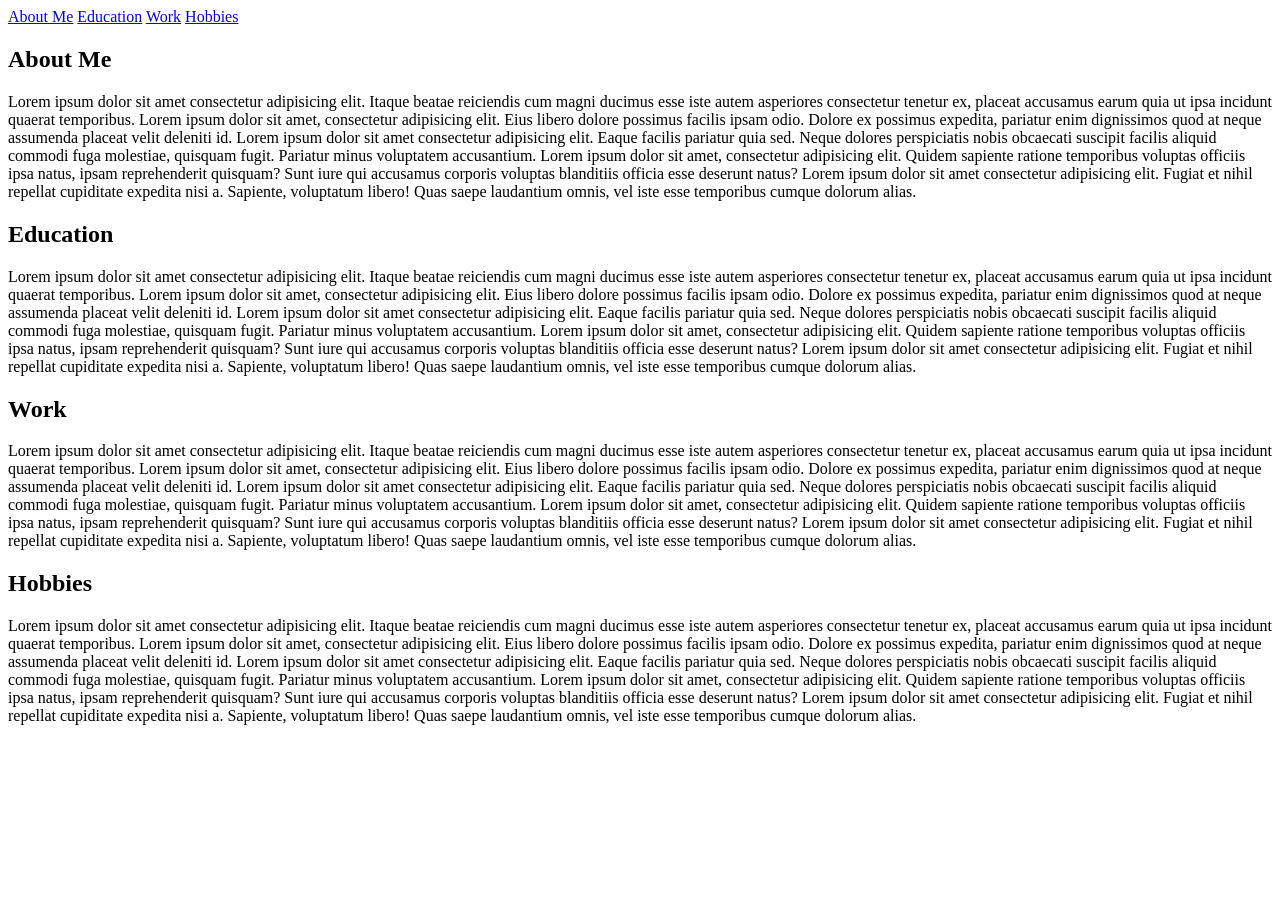
<file: index.html>
<!DOCTYPE html>
<html lang="en">
<head>
    <meta charset="UTF-8">
    <meta name="viewport" content="width=device-width, initial-scale=1.0">
    <title>Document</title>
</head>
<body>
    <nav>
        <a href="#about">About Me</a>
        <a href="#education">Education</a>
        <a href="#work">Work</a>
        <a href="#hobbies">Hobbies</a>
    </nav>

    <main>
        <article>
            <h2 id = "about">About Me</h2>
            <section>
                Lorem ipsum dolor sit amet consectetur adipisicing elit. Itaque beatae reiciendis cum magni ducimus esse iste autem asperiores consectetur tenetur ex, placeat accusamus earum quia ut ipsa incidunt quaerat temporibus.
                Lorem ipsum dolor sit amet, consectetur adipisicing elit. Eius libero dolore possimus facilis ipsam odio. Dolore ex possimus expedita, pariatur enim dignissimos quod at neque assumenda placeat velit deleniti id.
                Lorem ipsum dolor sit amet consectetur adipisicing elit. Eaque facilis pariatur quia sed. Neque dolores perspiciatis nobis obcaecati suscipit facilis aliquid commodi fuga molestiae, quisquam fugit. Pariatur minus voluptatem accusantium.
                Lorem ipsum dolor sit amet, consectetur adipisicing elit. Quidem sapiente ratione temporibus voluptas officiis ipsa natus, ipsam reprehenderit quisquam? Sunt iure qui accusamus corporis voluptas blanditiis officia esse deserunt natus?
                Lorem ipsum dolor sit amet consectetur adipisicing elit. Fugiat et nihil repellat cupiditate expedita nisi a. Sapiente, voluptatum libero! Quas saepe laudantium omnis, vel iste esse temporibus cumque dolorum alias.
            </section>
        </article>

        <article>
            <h2 id="education">Education</h2>
            <section>
                Lorem ipsum dolor sit amet consectetur adipisicing elit. Itaque beatae reiciendis cum magni ducimus esse iste autem asperiores consectetur tenetur ex, placeat accusamus earum quia ut ipsa incidunt quaerat temporibus.
                Lorem ipsum dolor sit amet, consectetur adipisicing elit. Eius libero dolore possimus facilis ipsam odio. Dolore ex possimus expedita, pariatur enim dignissimos quod at neque assumenda placeat velit deleniti id.
                Lorem ipsum dolor sit amet consectetur adipisicing elit. Eaque facilis pariatur quia sed. Neque dolores perspiciatis nobis obcaecati suscipit facilis aliquid commodi fuga molestiae, quisquam fugit. Pariatur minus voluptatem accusantium.
                Lorem ipsum dolor sit amet, consectetur adipisicing elit. Quidem sapiente ratione temporibus voluptas officiis ipsa natus, ipsam reprehenderit quisquam? Sunt iure qui accusamus corporis voluptas blanditiis officia esse deserunt natus?
                Lorem ipsum dolor sit amet consectetur adipisicing elit. Fugiat et nihil repellat cupiditate expedita nisi a. Sapiente, voluptatum libero! Quas saepe laudantium omnis, vel iste esse temporibus cumque dolorum alias.
            </section>
        </article>

        <article>
            <h2 id="work">Work</h2>
            <section>
                Lorem ipsum dolor sit amet consectetur adipisicing elit. Itaque beatae reiciendis cum magni ducimus esse iste autem asperiores consectetur tenetur ex, placeat accusamus earum quia ut ipsa incidunt quaerat temporibus.
                Lorem ipsum dolor sit amet, consectetur adipisicing elit. Eius libero dolore possimus facilis ipsam odio. Dolore ex possimus expedita, pariatur enim dignissimos quod at neque assumenda placeat velit deleniti id.
                Lorem ipsum dolor sit amet consectetur adipisicing elit. Eaque facilis pariatur quia sed. Neque dolores perspiciatis nobis obcaecati suscipit facilis aliquid commodi fuga molestiae, quisquam fugit. Pariatur minus voluptatem accusantium.
                Lorem ipsum dolor sit amet, consectetur adipisicing elit. Quidem sapiente ratione temporibus voluptas officiis ipsa natus, ipsam reprehenderit quisquam? Sunt iure qui accusamus corporis voluptas blanditiis officia esse deserunt natus?
                Lorem ipsum dolor sit amet consectetur adipisicing elit. Fugiat et nihil repellat cupiditate expedita nisi a. Sapiente, voluptatum libero! Quas saepe laudantium omnis, vel iste esse temporibus cumque dolorum alias.
            </section>
        </article>

        <article>
            <h2 id="hobbies">Hobbies</h2>
            <section>
                Lorem ipsum dolor sit amet consectetur adipisicing elit. Itaque beatae reiciendis cum magni ducimus esse iste autem asperiores consectetur tenetur ex, placeat accusamus earum quia ut ipsa incidunt quaerat temporibus.
                Lorem ipsum dolor sit amet, consectetur adipisicing elit. Eius libero dolore possimus facilis ipsam odio. Dolore ex possimus expedita, pariatur enim dignissimos quod at neque assumenda placeat velit deleniti id.
                Lorem ipsum dolor sit amet consectetur adipisicing elit. Eaque facilis pariatur quia sed. Neque dolores perspiciatis nobis obcaecati suscipit facilis aliquid commodi fuga molestiae, quisquam fugit. Pariatur minus voluptatem accusantium.
                Lorem ipsum dolor sit amet, consectetur adipisicing elit. Quidem sapiente ratione temporibus voluptas officiis ipsa natus, ipsam reprehenderit quisquam? Sunt iure qui accusamus corporis voluptas blanditiis officia esse deserunt natus?
                Lorem ipsum dolor sit amet consectetur adipisicing elit. Fugiat et nihil repellat cupiditate expedita nisi a. Sapiente, voluptatum libero! Quas saepe laudantium omnis, vel iste esse temporibus cumque dolorum alias.
            </section>
        </article>
    </main>
</body>
</html>
</file>
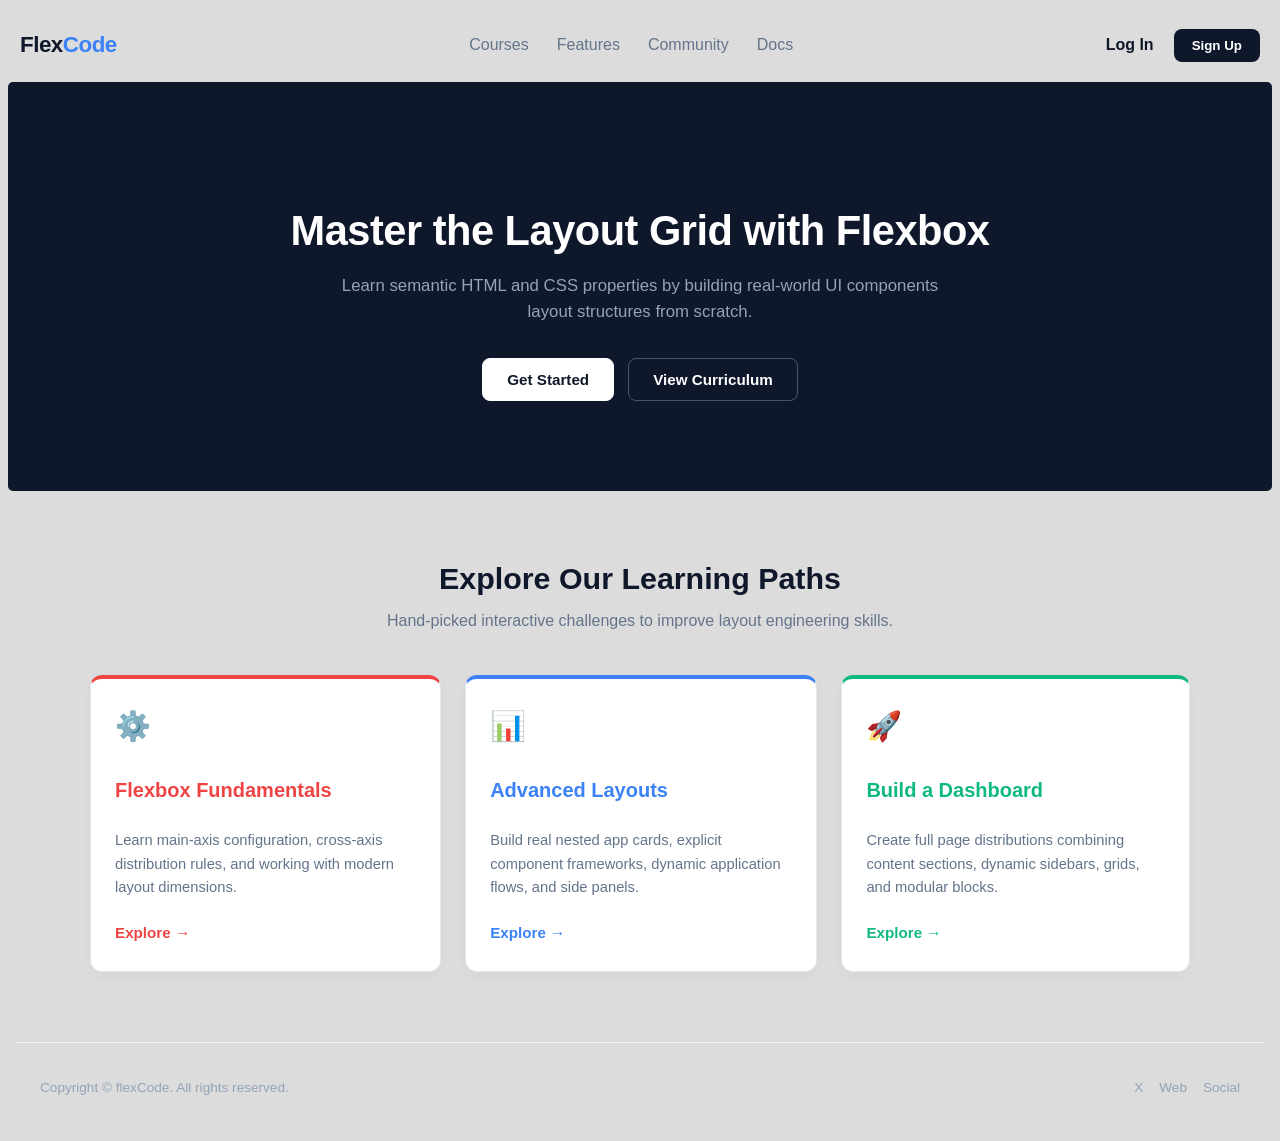
<file: css_flex/index.html>
<!DOCTYPE html>
<html lang="en">
<head>
    <meta charset="UTF-8">
    <meta name="viewport" content="width=device-width, initial-scale=1.0">
    <title>FlexCode</title>
    <link rel="stylesheet" href="style.css">
</head>
<body>

    <header>
        <a href="https://antonbozhok.github.io/css_flex"><span>Flex</span><span>Code</span></a>
        <nav>
            <ul>
                <li><a href="https://google.com">Courses</a></li>
                <li><a href="https://google.com">Features</a></li>
                <li><a href="https://google.com">Community</a></li>
                <li><a href="https://google.com">Docs</a></li>
            </ul>
        </nav>
        <div>
            <a href="https://google.com">Log In</a>
            <button type="button" onclick="alert('Account created!')">Sign Up</button>
        </div>
    </header>

    <main>
        <section id="hero">
            <h1>Master the Layout Grid with Flexbox</h1>
            <p>Learn semantic HTML and CSS properties by building real-world UI components layout structures from scratch.</p>
            <div>
                <button type="button" onclick="alert('You started!')">Get Started</button>
                <button type="button" onclick="alert('Curriculum was viewed!')">View Curriculum</button>
            </div>
        </section>

        <section>
            <h2>Explore Our Learning Paths</h2>
            <p>Hand-picked interactive challenges to improve layout engineering skills.</p>

            <div>
                <article>
                    <div>⚙️</div>
                    <h3>Flexbox Fundamentals</h3>
                    <p>Learn main-axis configuration, cross-axis distribution rules, and working with modern layout dimensions.</p>
                    <a href="https://google.com">Explore &rarr;</a>
                </article>

                <article>
                    <div>📊</div>
                    <h3>Advanced Layouts</h3>
                    <p>Build real nested app cards, explicit component frameworks, dynamic application flows, and side panels.</p>
                    <a href="https://google.com">Explore &rarr;</a>
                </article>

                <article>
                    <div>🚀</div>
                    <h3>Build a Dashboard</h3>
                    <p>Create full page distributions combining content sections, dynamic sidebars, grids, and modular blocks.</p>
                    <a href="https://google.com">Explore &rarr;</a>
                </article>
            </div>
        </section>
    </main>

    <footer>
        <p>Copyright &copy; flexCode. All rights reserved.</p>
        <div>
            <a href="https://google.com">X</a>
            <a href="https://google.com">Web</a>
            <a href="https://google.com">Social</a>
        </div>
    </footer>

</body>
</html>
</file>
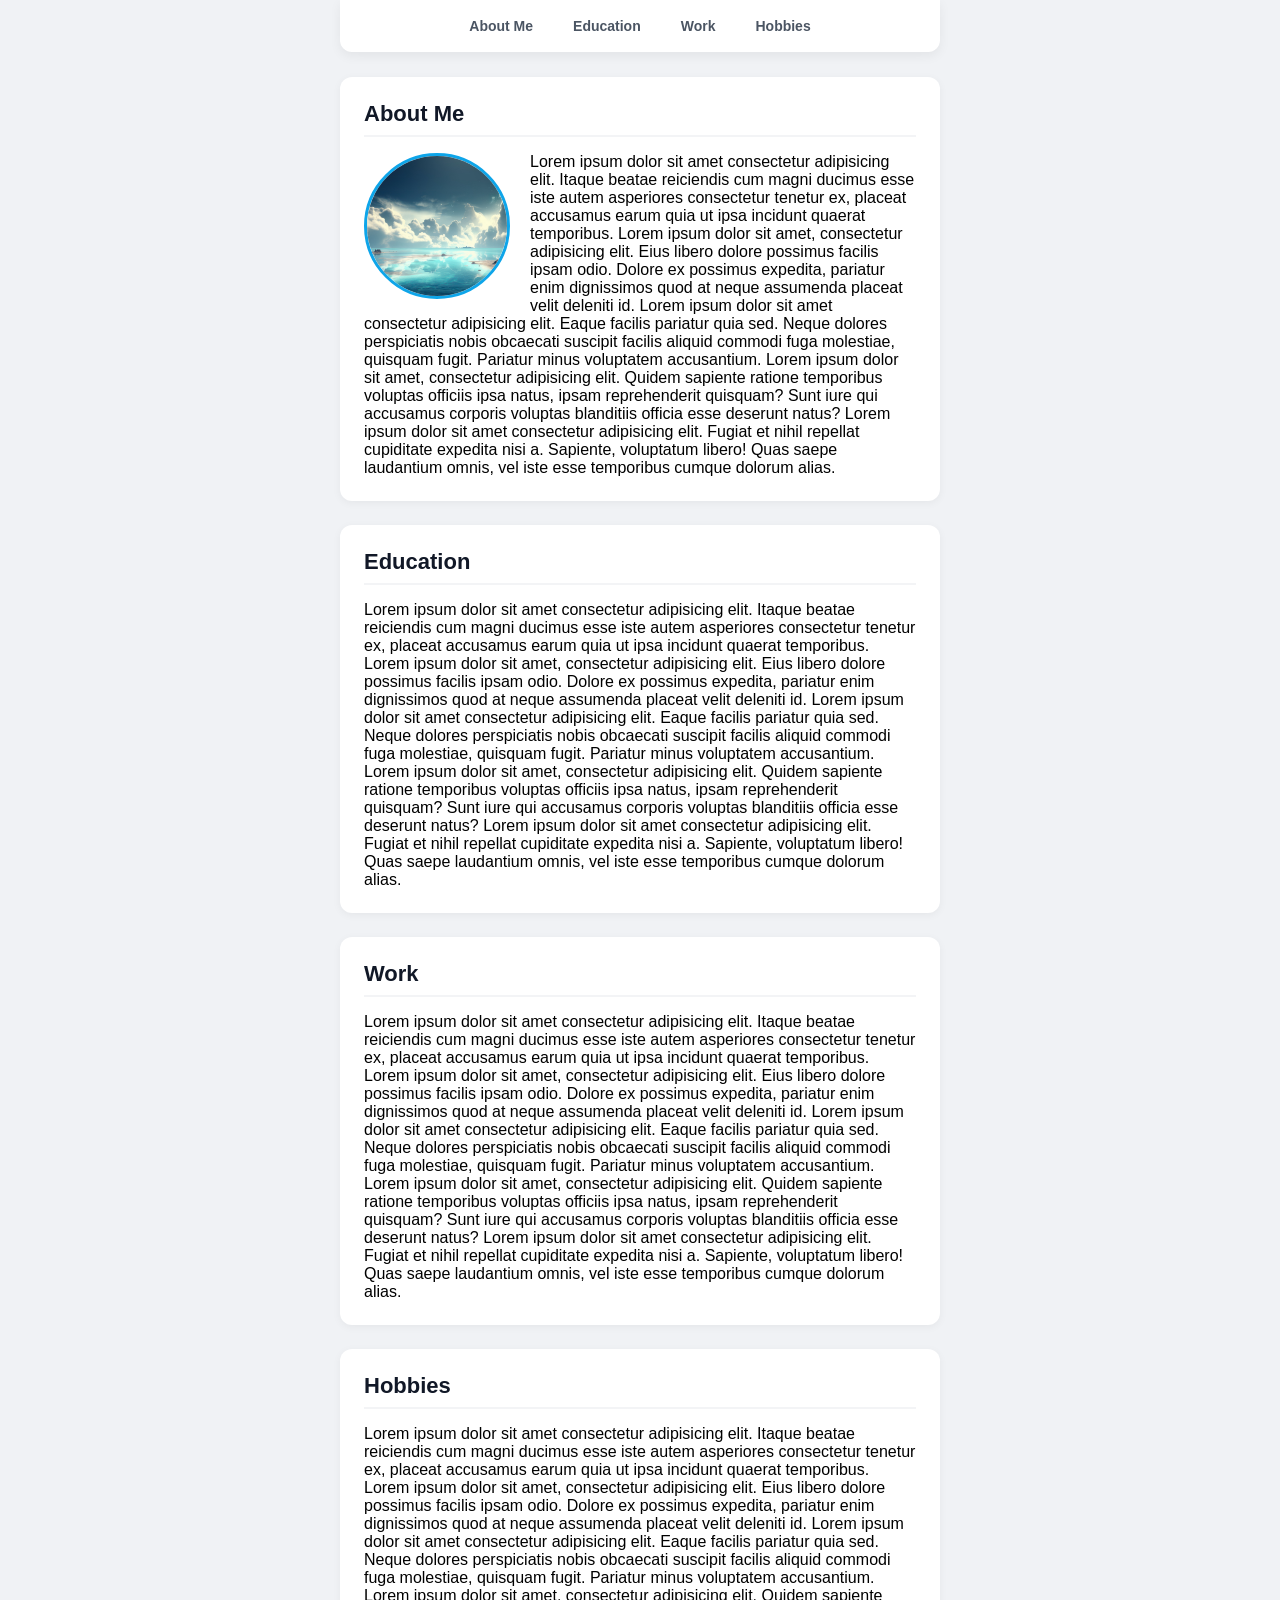
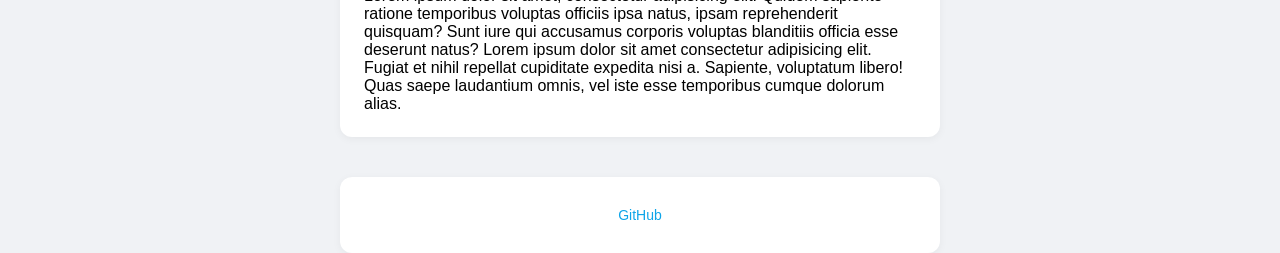
<file: hw_2_css/index.html>
<!DOCTYPE html>
<html lang="en">
<head>
    <meta charset="UTF-8">
    <meta name="viewport" content="width=device-width, initial-scale=1.0">
    <title>Document</title>
    <link rel="stylesheet" href="style.css">
</head>
<body>
    <nav>
        <a href="#about">About Me</a>
        <a href="#education">Education</a>
        <a href="#work">Work</a>
        <a href="#hobbies">Hobbies</a>
    </nav>

    <main>
        <article>
            <h2 id = "about">About Me</h2>
            <section>
                <img src="photo.jpg" alt="background photo">
                Lorem ipsum dolor sit amet consectetur adipisicing elit. Itaque beatae reiciendis cum magni ducimus esse iste autem asperiores consectetur tenetur ex, placeat accusamus earum quia ut ipsa incidunt quaerat temporibus.
                Lorem ipsum dolor sit amet, consectetur adipisicing elit. Eius libero dolore possimus facilis ipsam odio. Dolore ex possimus expedita, pariatur enim dignissimos quod at neque assumenda placeat velit deleniti id.
                Lorem ipsum dolor sit amet consectetur adipisicing elit. Eaque facilis pariatur quia sed. Neque dolores perspiciatis nobis obcaecati suscipit facilis aliquid commodi fuga molestiae, quisquam fugit. Pariatur minus voluptatem accusantium.
                Lorem ipsum dolor sit amet, consectetur adipisicing elit. Quidem sapiente ratione temporibus voluptas officiis ipsa natus, ipsam reprehenderit quisquam? Sunt iure qui accusamus corporis voluptas blanditiis officia esse deserunt natus?
                Lorem ipsum dolor sit amet consectetur adipisicing elit. Fugiat et nihil repellat cupiditate expedita nisi a. Sapiente, voluptatum libero! Quas saepe laudantium omnis, vel iste esse temporibus cumque dolorum alias.
            </section>
        </article>

        <article>
            <h2 id="education">Education</h2>
            <section>
                Lorem ipsum dolor sit amet consectetur adipisicing elit. Itaque beatae reiciendis cum magni ducimus esse iste autem asperiores consectetur tenetur ex, placeat accusamus earum quia ut ipsa incidunt quaerat temporibus.
                Lorem ipsum dolor sit amet, consectetur adipisicing elit. Eius libero dolore possimus facilis ipsam odio. Dolore ex possimus expedita, pariatur enim dignissimos quod at neque assumenda placeat velit deleniti id.
                Lorem ipsum dolor sit amet consectetur adipisicing elit. Eaque facilis pariatur quia sed. Neque dolores perspiciatis nobis obcaecati suscipit facilis aliquid commodi fuga molestiae, quisquam fugit. Pariatur minus voluptatem accusantium.
                Lorem ipsum dolor sit amet, consectetur adipisicing elit. Quidem sapiente ratione temporibus voluptas officiis ipsa natus, ipsam reprehenderit quisquam? Sunt iure qui accusamus corporis voluptas blanditiis officia esse deserunt natus?
                Lorem ipsum dolor sit amet consectetur adipisicing elit. Fugiat et nihil repellat cupiditate expedita nisi a. Sapiente, voluptatum libero! Quas saepe laudantium omnis, vel iste esse temporibus cumque dolorum alias.
            </section>
        </article>

        <article>
            <h2 id="work">Work</h2>
            <section>
                Lorem ipsum dolor sit amet consectetur adipisicing elit. Itaque beatae reiciendis cum magni ducimus esse iste autem asperiores consectetur tenetur ex, placeat accusamus earum quia ut ipsa incidunt quaerat temporibus.
                Lorem ipsum dolor sit amet, consectetur adipisicing elit. Eius libero dolore possimus facilis ipsam odio. Dolore ex possimus expedita, pariatur enim dignissimos quod at neque assumenda placeat velit deleniti id.
                Lorem ipsum dolor sit amet consectetur adipisicing elit. Eaque facilis pariatur quia sed. Neque dolores perspiciatis nobis obcaecati suscipit facilis aliquid commodi fuga molestiae, quisquam fugit. Pariatur minus voluptatem accusantium.
                Lorem ipsum dolor sit amet, consectetur adipisicing elit. Quidem sapiente ratione temporibus voluptas officiis ipsa natus, ipsam reprehenderit quisquam? Sunt iure qui accusamus corporis voluptas blanditiis officia esse deserunt natus?
                Lorem ipsum dolor sit amet consectetur adipisicing elit. Fugiat et nihil repellat cupiditate expedita nisi a. Sapiente, voluptatum libero! Quas saepe laudantium omnis, vel iste esse temporibus cumque dolorum alias.
            </section>
        </article>

        <article>
            <h2 id="hobbies">Hobbies</h2>
            <section>
                Lorem ipsum dolor sit amet consectetur adipisicing elit. Itaque beatae reiciendis cum magni ducimus esse iste autem asperiores consectetur tenetur ex, placeat accusamus earum quia ut ipsa incidunt quaerat temporibus.
                Lorem ipsum dolor sit amet, consectetur adipisicing elit. Eius libero dolore possimus facilis ipsam odio. Dolore ex possimus expedita, pariatur enim dignissimos quod at neque assumenda placeat velit deleniti id.
                Lorem ipsum dolor sit amet consectetur adipisicing elit. Eaque facilis pariatur quia sed. Neque dolores perspiciatis nobis obcaecati suscipit facilis aliquid commodi fuga molestiae, quisquam fugit. Pariatur minus voluptatem accusantium.
                Lorem ipsum dolor sit amet, consectetur adipisicing elit. Quidem sapiente ratione temporibus voluptas officiis ipsa natus, ipsam reprehenderit quisquam? Sunt iure qui accusamus corporis voluptas blanditiis officia esse deserunt natus?
                Lorem ipsum dolor sit amet consectetur adipisicing elit. Fugiat et nihil repellat cupiditate expedita nisi a. Sapiente, voluptatum libero! Quas saepe laudantium omnis, vel iste esse temporibus cumque dolorum alias.
            </section>
        </article>
    </main>

    <footer>
        <div>
            <a href="https://github.com" target="_blank">GitHub</a>
        </div>
    </footer>

</body>
</html>
</file>
<file: css_flex/style.css>
body {
    font-family: Verdana, Geneva, Tahoma, sans-serif;
    background-color: gainsboro;
}

header {
    position: sticky;
    display: flex;
    align-items: center;
    justify-content: space-between;
    top: 0;
    z-index: 1000;
    background-color: gainsboro;
    padding: 12px;
    margin-bottom: 25px;
    margin: 0 auto;
}

header > a {
    font-size: 1.4rem;
    font-weight: 800;
    color: #0f172a;
    text-decoration: none;
    letter-spacing: -0.5px;
}

header>a>span:last-of-type {
    color:#3b82f6
}

header nav ul {
    list-style: none;
    display: flex;
    gap: 28px;
}

header nav a {
    text-decoration: none;
    color: #64748b;
    font-weight: 500;
    transition: color 0.2s ease;
}

header nav a:hover {
    color: #0f172a;
}

header div {
    display: flex;
    align-items: center;
    gap: 20px;
}

header div a {
    text-decoration: none;
    color: #0f172a;
    font-weight: 600;
}

header div button {
    background-color: #0f172a;
    color: #ffffff;
    border: none;
    padding: 9px 18px;
    border-radius: 8px;
    font-weight: 600;
    cursor: pointer;
    transition: background-color 0.2s ease;
}

header div button:hover {
    background-color: #1e293b;
}

main > section#hero {
    background-color: #0f172a;
    color: #ffffff;
    text-align: center;
    padding: 90px 20px;
    border-radius: 5px;;
}

main > section h1 {
    font-size: 2.6rem;
    font-weight: 800;
    letter-spacing: -0.5px;
    margin-bottom: 18px;
}

main > section#hero p {
    color: #94a3b8;
    max-width: 600px;
    margin: 0 auto 32px auto;
    font-size: 1.05rem;
    line-height: 1.6;
}

main > section#hero div {
    display: flex;
    justify-content: center;
    gap: 14px;
}

main > section#hero button {
    padding: 12px 24px;
    border-radius: 8px;
    font-size: 0.95rem;
    font-weight: 600;
    cursor: pointer;
    transition: all 0.2s ease;
}

main > section#hero button:first-child {
    background-color: #ffffff;
    color: #0f172a;
    border: 1px solid #ffffff;
}

main > section#hero button:first-child:hover {
    background-color: #f1f5f9;
}

main > section#hero button:last-child {
    background-color: transparent;
    color: #ffffff;
    border: 1px solid #475569;
}

main > section#hero button:last-child:hover {
    background-color: rgba(255, 255, 255, 0.114);
}

main > section:last-of-type {
    max-width: 1100px;
    margin: 70px auto;
    padding: 0 20px;
    text-align: center;
}

main > section h2 {
    font-size: 1.9rem;
    font-weight: 800;
    color: #0f172a;
    margin-bottom: 10px;
}

main > section > p {
    color: #64748b;
    font-size: 1rem;
    margin-bottom: 45px;
}

main > section > div {
    display: flex;
    gap: 24px;
    text-align: left;
}

main article {
    background-color: #ffffff;
    border: 1px solid #e2e8f0;
    border-radius: 12px;
    padding: 30px 24px;
    box-shadow: 0 4px 12px rgba(0, 0, 0, 0.03);
    border-top: 4px solid #3b82f6;
    display: flex;
    flex-direction: column;
}

main article:nth-of-type(1) {
    border-top-color: #ef4444;
}

main article:nth-of-type(2) {
    border-top-color: #3b82f6;
}

main article:nth-of-type(3) {
    border-top-color: #10b981;
}

main article > div {
    font-size: 1.8rem;
    margin-bottom: 16px;
}

main article h3 {
    font-size: 1.25rem;
    font-weight: 700;
    margin-bottom: 12px;
}

main article:nth-of-type(1) h3 {
    color: #ef4444;
}

main article:nth-of-type(2) h3 {
    color: #3b82f6;
}

main article:nth-of-type(3) h3 {
    color: #10b981;
}

main article p {
    font-size: 0.92rem;
    color: #64748b;
    line-height: 1.6;
    margin-bottom: 24px;
    flex-grow: 1;
}

main article a {
    text-decoration: none;
    font-weight: 600;
    font-size: 0.95rem;
}

main article:nth-of-type(1) a {
    color: #ef4444;
}

main article:nth-of-type(2) a {
    color: #3b82f6;
}

main article:nth-of-type(3) a {
    color: #10b981;
}

main article a:hover {
    text-decoration: underline;
}

footer {
    border-top: 1px solid #f1f5f9;
    max-width: 1200px;
    margin: 40px auto 0 auto;
    padding: 24px;
    display: flex;
    justify-content: space-between;
    align-items: center;
    font-size: 0.85rem;
    color: #94a3b8;
}

footer div {
    display: flex;
    gap: 16px;
}

footer div a {
    text-decoration: none;
    color: #94a3b8;
    font-weight: 500;
    transition: color 0.2s ease;
}

footer div a:hover {
    color: #475569;
}
</file>
<file: hw_2_css/style.css>
body {
    font-family: Verdana, Geneva, Tahoma, sans-serif;
    font-size: 16px;
    width: 600px;
    margin: 0 auto;
    background-color: #f0f2f5;
}

/*img {
    float: left;
    width: 200px;
    height: 200px;
    margin: 5px;            
    border-radius: 50%;        
    object-fit: cover;     
    border: 3px solid #333;         
}*/

img {
    float: left;
    width: 140px;
    height: 140px;
    margin: 0 20px 10px 0;
    border-radius: 50%;
    object-fit: cover;
    border: 3px solid #0ea5e9;
}


main {
    margin-top: 0;
}

main article {
    background-color: #ffffff;
    border-radius: 12px;
    padding: 24px;
    margin-bottom: 24px;
    box-shadow: 0 2px 8px rgba(0, 0, 0, 0.05);
}

article>h2 {
    margin-top: 0;
    margin-bottom: 16px;
    color: #111827;
    font-size: 22px;
    border-bottom: 2px solid #f3f4f6;
    padding-bottom: 8px;
    scroll-margin-top: 70px;
}

/*nav {
    position: fixed;
    background-color: cyan;
    width: inherit;
    height: 50px;
}*/

nav {
    position: sticky;
    top: 0;
    z-index: 1000;
    background-color: #ffffff;
    display: flex;
    justify-content: center;
    gap: 12px;
    padding: 12px 0;
    margin-bottom: 25px;
    border-radius: 0 0 12px 12px;
    box-shadow: 0 4px 12px rgba(0, 0, 0, 0.06);
}

nav a {
    text-decoration: none;
    color: #4b5563;
    font-weight: 600;
    font-size: 14px;
    padding: 6px 14px;
    border-radius: 20px;
    transition: all 0.2s ease-in-out;
}

nav a:hover {
    background-color: #0ea5e9;
    color: #ffffff;
}

footer {
    text-align: center;
    padding: 30px 20px;
    margin-top: 40px;
    background-color: #ffffff;
    border-radius: 12px;
    box-shadow: 0 2px 8px rgba(0, 0, 0, 0.05);
    color: #6b7280;
    font-size: 14px;
}

footer a {
    display: flex;
    justify-content: center;
    gap: 20px;
}

footer a {
    text-decoration: none;
    color: #0ea5e9;
    font-weight: 500;
    transition: color 0.2s ease;
}

footer a:hover {
    color: #0284c7;
    text-decoration: underline;
}
</file>
